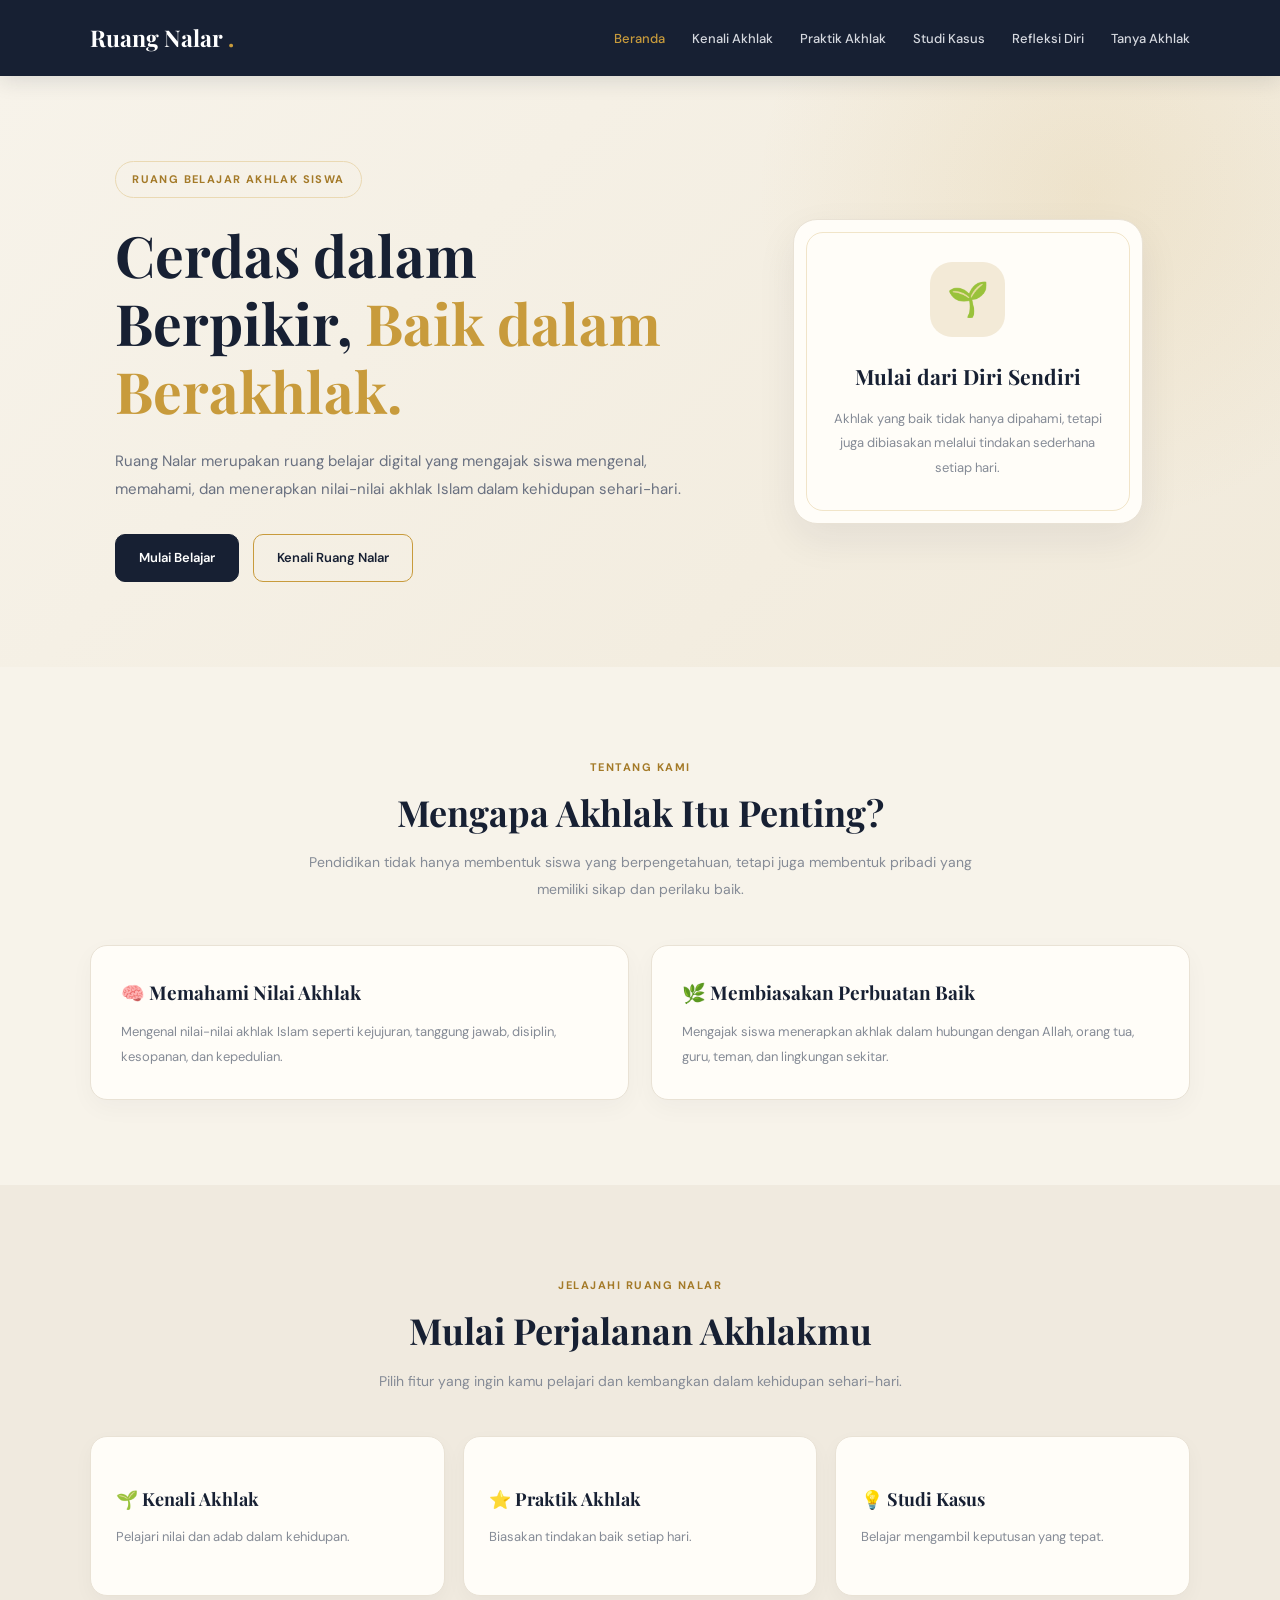
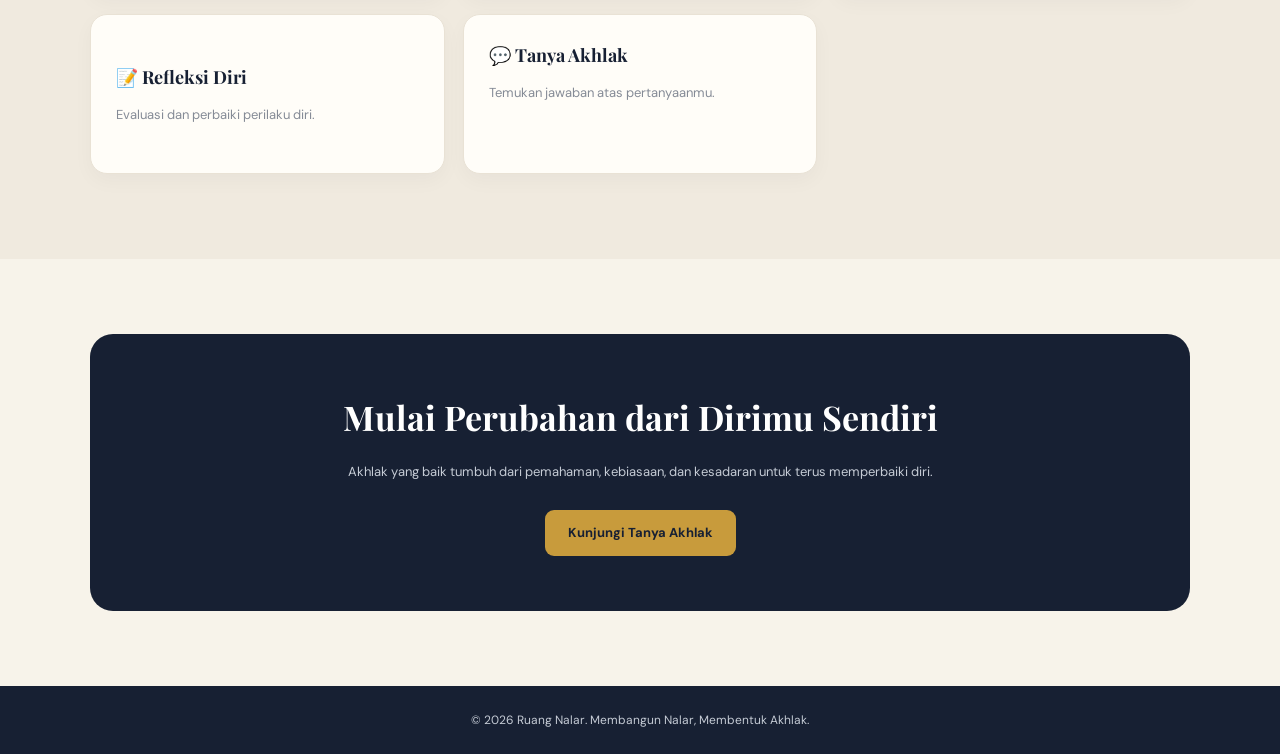
<file: index.html>
<!DOCTYPE html>
<html lang="id">
<head>
    <meta charset="UTF-8">
    <meta name="viewport" content="width=device-width, initial-scale=1.0">
    <meta name="theme-color" content="#f7f3ea">

    <title>Ruang Nalar | Akhlak Siswa</title>

    <link rel="stylesheet" href="style.css">

   

<body>

<!-- ================= NAVBAR ================= -->
<nav class="navbar">
    <div class="nav-container">

        <a href="#beranda" class="logo" id="logoHome">
            Ruang Nalar
        </a>

        <button
            class="menu-toggle"
            id="menuToggle"
            aria-label="Buka menu"
            aria-expanded="false">
            ☰
        </button>

        <ul class="nav-menu" id="navMenu">

            <li>
                <a href="#beranda"
                   class="nav-link active"
                   data-view="beranda">
                    Beranda
                </a>
            </li>

            <li>
                <a href="#kenali-akhlak"
                   class="nav-link"
                   data-view="kenali-akhlak">
                    Kenali Akhlak
                </a>
            </li>

            <li>
                <a href="#praktik-akhlak"
                   class="nav-link"
                   data-view="praktik-akhlak">
                    Praktik Akhlak
                </a>
            </li>

            <li>
                <a href="#studi-kasus"
                   class="nav-link"
                   data-view="studi-kasus">
                    Studi Kasus
                </a>
            </li>

            <li>
                <a href="#refleksi-diri"
                   class="nav-link"
                   data-view="refleksi-diri">
                    Refleksi Diri
                </a>
            </li>

            <li>
                <a href="tanya.html">
                    Tanya Akhlak
                </a>
            </li>

        </ul>
    </div>
</nav>


<main id="appContent">

<!-- ================= BERANDA ================= -->
<div class="page-view active" id="view-beranda">

    <section class="hero-akhlak">
        <div class="hero-content">

            <span class="hero-label">
                RUANG BELAJAR AKHLAK SISWA
            </span>

            <h1>
                Cerdas dalam Berpikir,
                <span>Baik dalam Berakhlak.</span>
            </h1>

            <p>
                Ruang Nalar merupakan ruang belajar digital yang
                mengajak siswa mengenal, memahami, dan menerapkan
                nilai-nilai akhlak Islam dalam kehidupan sehari-hari.
            </p>

            <div class="hero-buttons">
                <button
                    class="btn-primary dashboard-button"
                    data-go="kenali-akhlak">
                    Mulai Belajar
                </button>

                <button
                    class="btn-secondary dashboard-button"
                    data-go="tentang">
                    Kenali Ruang Nalar
                </button>
            </div>

        </div>

        <div class="hero-visual">
            <div class="hero-card">
                <div class="hero-icon">🌱</div>

                <h3>Mulai dari Diri Sendiri</h3>

                <p>
                    Akhlak yang baik tidak hanya dipahami,
                    tetapi juga dibiasakan melalui tindakan
                    sederhana setiap hari.
                </p>
            </div>
        </div>
    </section>


    <!-- TENTANG -->
    <section class="home-section" id="tentang">

        <div class="section-heading">
            <span>TENTANG KAMI</span>

            <h2>Mengapa Akhlak Itu Penting?</h2>

            <p>
                Pendidikan tidak hanya membentuk siswa yang
                berpengetahuan, tetapi juga membentuk pribadi
                yang memiliki sikap dan perilaku baik.
            </p>
        </div>

        <div class="intro-grid">

            <div class="intro-card">
                <h3>🧠 Memahami Nilai Akhlak</h3>

                <p>
                    Mengenal nilai-nilai akhlak Islam seperti
                    kejujuran, tanggung jawab, disiplin,
                    kesopanan, dan kepedulian.
                </p>
            </div>

            <div class="intro-card">
                <h3>🌿 Membiasakan Perbuatan Baik</h3>

                <p>
                    Mengajak siswa menerapkan akhlak dalam
                    hubungan dengan Allah, orang tua, guru,
                    teman, dan lingkungan sekitar.
                </p>
            </div>

        </div>
    </section>


    <!-- PILIHAN FITUR -->
    <section class="home-section feature-section">

        <div class="section-heading">
            <span>JELAJAHI RUANG NALAR</span>

            <h2>Mulai Perjalanan Akhlakmu</h2>

            <p>
                Pilih fitur yang ingin kamu pelajari dan
                kembangkan dalam kehidupan sehari-hari.
            </p>
        </div>

        <div class="feature-grid">

            <button class="feature-card dashboard-button"
                    data-go="kenali-akhlak">
                <h3>🌱 Kenali Akhlak</h3>
                <p>Pelajari nilai dan adab dalam kehidupan.</p>
            </button>

            <button class="feature-card dashboard-button"
                    data-go="praktik-akhlak">
                <h3>⭐ Praktik Akhlak</h3>
                <p>Biasakan tindakan baik setiap hari.</p>
            </button>

            <button class="feature-card dashboard-button"
                    data-go="studi-kasus">
                <h3>💡 Studi Kasus</h3>
                <p>Belajar mengambil keputusan yang tepat.</p>
            </button>

            <button class="feature-card dashboard-button"
                    data-go="refleksi-diri">
                <h3>📝 Refleksi Diri</h3>
                <p>Evaluasi dan perbaiki perilaku diri.</p>
            </button>

            <a href="tanya.html" class="feature-card">
                <h3>💬 Tanya Akhlak</h3>
                <p>Temukan jawaban atas pertanyaanmu.</p>
            </a>

        </div>
    </section>


    <!-- CTA -->
    <section class="cta-section">

        <h2>Mulai Perubahan dari Dirimu Sendiri</h2>

        <p>
            Akhlak yang baik tumbuh dari pemahaman,
            kebiasaan, dan kesadaran untuk terus memperbaiki diri.
        </p>

        <a href="tanya.html">
            Kunjungi Tanya Akhlak
        </a>

    </section>

</div>


<!-- ================= KENALI AKHLAK ================= -->
<section class="home-section feature-section page-view"
         id="view-kenali-akhlak">

    <a class="back-home" data-go="beranda">
        ← Kembali ke Beranda
    </a>

    <div class="section-heading">
        <span>01 — KENALI AKHLAK</span>

        <h2>Memahami Akhlak dalam Kehidupan</h2>

        <p>
            Pelajari nilai-nilai akhlak dan adab yang dapat
            diterapkan dalam kehidupan seorang pelajar.
        </p>
    </div>

    <div class="learning-grid">

        <details class="learning-card">
            <summary>
                <span>🌱</span>
                <strong>Pengertian Akhlak</strong>
                <span class="detail-arrow">＋</span>
            </summary>

            <p>
                Akhlak adalah sifat atau karakter yang tercermin
                dalam perilaku seseorang. Akhlak yang baik terlihat
                melalui perkataan dan perbuatan yang terpuji.
            </p>
        </details>

        <details class="learning-card">
            <summary>
                <span>⭐</span>
                <strong>Akhlak Terpuji</strong>
                <span class="detail-arrow">＋</span>
            </summary>

            <p>
                Akhlak terpuji antara lain jujur, amanah, sabar,
                rendah hati, disiplin, bertanggung jawab, dan
                peduli terhadap sesama.
            </p>
        </details>

        <details class="learning-card">
            <summary>
                <span>⚠️</span>
                <strong>Akhlak Tercela</strong>
                <span class="detail-arrow">＋</span>
            </summary>

            <p>
                Contoh perilaku tercela adalah berbohong, sombong,
                iri hati, mengejek, tidak menepati janji, dan
                merendahkan orang lain.
            </p>
        </details>

        <details class="learning-card">
            <summary>
                <span>👨‍🏫</span>
                <strong>Adab kepada Guru</strong>
                <span class="detail-arrow">＋</span>
            </summary>

            <p>
                Menghormati guru, mendengarkan penjelasan,
                berbicara dengan sopan, dan menghargai ilmu
                yang diberikan.
            </p>
        </details>

        <details class="learning-card">
            <summary>
                <span>🤝</span>
                <strong>Adab kepada Teman</strong>
                <span class="detail-arrow">＋</span>
            </summary>

            <p>
                Menghargai perbedaan, membantu teman, tidak
                merundung, menjaga perkataan, dan saling menghormati.
            </p>
        </details>

        <details class="learning-card">
            <summary>
                <span>📱</span>
                <strong>Adab Bermedia Sosial</strong>
                <span class="detail-arrow">＋</span>
            </summary>

            <p>
                Memeriksa informasi sebelum membagikannya,
                menjaga privasi, tidak menghina, dan menggunakan
                media sosial secara bertanggung jawab.
            </p>
        </details>

    </div>
</section>


<!-- ================= PRAKTIK AKHLAK ================= -->
<section class="home-section page-view"
         id="view-praktik-akhlak">

    <a class="back-home" data-go="beranda">
        ← Kembali ke Beranda
    </a>

    <div class="section-heading">
        <span>02 — PRAKTIK AKHLAK</span>

        <h2>Mulai dari Kebiasaan Kecil</h2>

        <p>
            Pilih kegiatan baik yang sudah kamu lakukan.
            Biasakan menerapkannya dalam kehidupan sehari-hari.
        </p>
    </div>

    <div class="practice-panel">

        <div class="practice-top">
            <div>
                <h3>Tantangan Kebaikan Hari Ini</h3>

                <p>
                    Setiap tindakan baik adalah langkah
                    menuju perubahan.
                </p>
            </div>

            <div class="practice-count" id="practiceCount">
                0/6
            </div>
        </div>

        <div class="practice-progress">
            <div id="practiceProgress"></div>
        </div>

        <div class="practice-list">

            <label class="practice-item">
                <input type="checkbox" class="practice-check" value="1">
                <span>Berbicara jujur dalam setiap keadaan.</span>
            </label>

            <label class="practice-item">
                <input type="checkbox" class="practice-check" value="2">
                <span>Menghormati guru dan orang tua.</span>
            </label>

            <label class="practice-item">
                <input type="checkbox" class="practice-check" value="3">
                <span>Membantu teman yang membutuhkan.</span>
            </label>

            <label class="practice-item">
                <input type="checkbox" class="practice-check" value="4">
                <span>Menjaga kebersihan lingkungan sekolah.</span>
            </label>

            <label class="practice-item">
                <input type="checkbox" class="practice-check" value="5">
                <span>Menghindari perkataan yang menyakiti orang lain.</span>
            </label>

            <label class="practice-item">
                <input type="checkbox" class="practice-check" value="6">
                <span>Menggunakan media sosial dengan bijak.</span>
            </label>

        </div>

        <p class="practice-note" id="practiceMessage">
            Yuk, mulai biasakan satu kebaikan hari ini!
        </p>

    </div>
</section>


<!-- ================= STUDI KASUS ================= -->
<section class="home-section feature-section page-view"
         id="view-studi-kasus">

    <a class="back-home" data-go="beranda">
        ← Kembali ke Beranda
    </a>

    <div class="section-heading">
        <span>03 — STUDI KASUS</span>

        <h2>Belajar Mengambil Keputusan</h2>

        <p>
            Bacalah situasi berikut dan pilih tindakan yang
            paling mencerminkan akhlak baik.
        </p>
    </div>

    <div class="case-panel">

        <span class="case-label">
            KASUS 01 · KEJUJURAN
        </span>

        <h3>Menemukan Barang Milik Teman</h3>

        <p>
            Ketika berada di kelas, kamu menemukan sebuah dompet
            yang bukan milikmu. Tidak ada orang lain di sekitar.
            Apa yang sebaiknya kamu lakukan?
        </p>

        <div class="case-options">

            <label>
                <input type="radio" name="caseAnswer" value="a">
                <span>
                    Menyimpan dompet tersebut karena tidak ada
                    yang melihat.
                </span>
            </label>

            <label>
                <input type="radio" name="caseAnswer" value="b">
                <span>
                    Menyerahkannya kepada guru agar dikembalikan
                    kepada pemiliknya.
                </span>
            </label>

            <label>
                <input type="radio" name="caseAnswer" value="c">
                <span>
                    Membiarkannya begitu saja.
                </span>
            </label>

        </div>

        <button type="button"
                class="case-button"
                id="checkCase">
            Periksa Jawaban
        </button>

        <div class="case-feedback"
             id="caseFeedback"
             aria-live="polite">
        </div>

    </div>
</section>


<!-- ================= REFLEKSI DIRI ================= -->
<section class="home-section page-view"
         id="view-refleksi-diri">

    <a class="back-home" data-go="beranda">
        ← Kembali ke Beranda
    </a>

    <div class="section-heading">
        <span>04 — REFLEKSI DIRI</span>

        <h2>Kenali dan Perbaiki Diri</h2>

        <p>
            Luangkan waktu untuk mengevaluasi perilaku dan
            menuliskan hal baik yang ingin kamu perbaiki.
        </p>
    </div>

    <div class="reflection-panel">

        <form id="reflectionForm">

            <label for="reflectionAnswer">
                Apa kebaikan yang sudah kamu lakukan hari ini?
            </label>

            <textarea
                id="reflectionAnswer"
                placeholder="Tuliskan refleksi dirimu di sini..."
                required>
            </textarea>

            <label for="reflectionPlan">
                Apa yang ingin kamu perbaiki ke depannya?
            </label>

            <textarea
                id="reflectionPlan"
                placeholder="Tuliskan rencana perbaikanmu..."
                required>
            </textarea>

            <button type="submit" class="reflection-button">
                Simpan Refleksi
            </button>

        </form>

        <div class="reflection-history">
            <h3>Catatan Refleksiku</h3>

            <div id="reflectionHistory">
                <p class="empty-reflection">
                    Belum ada catatan refleksi.
                </p>
            </div>
        </div>

    </div>
</section>

</main>


<footer class="footer">
    <p>
        © 2026 Ruang Nalar.
        Membangun Nalar, Membentuk Akhlak.
    </p>
</footer>

<script src="script.js" defer></script>
</body>
</html>
</file>
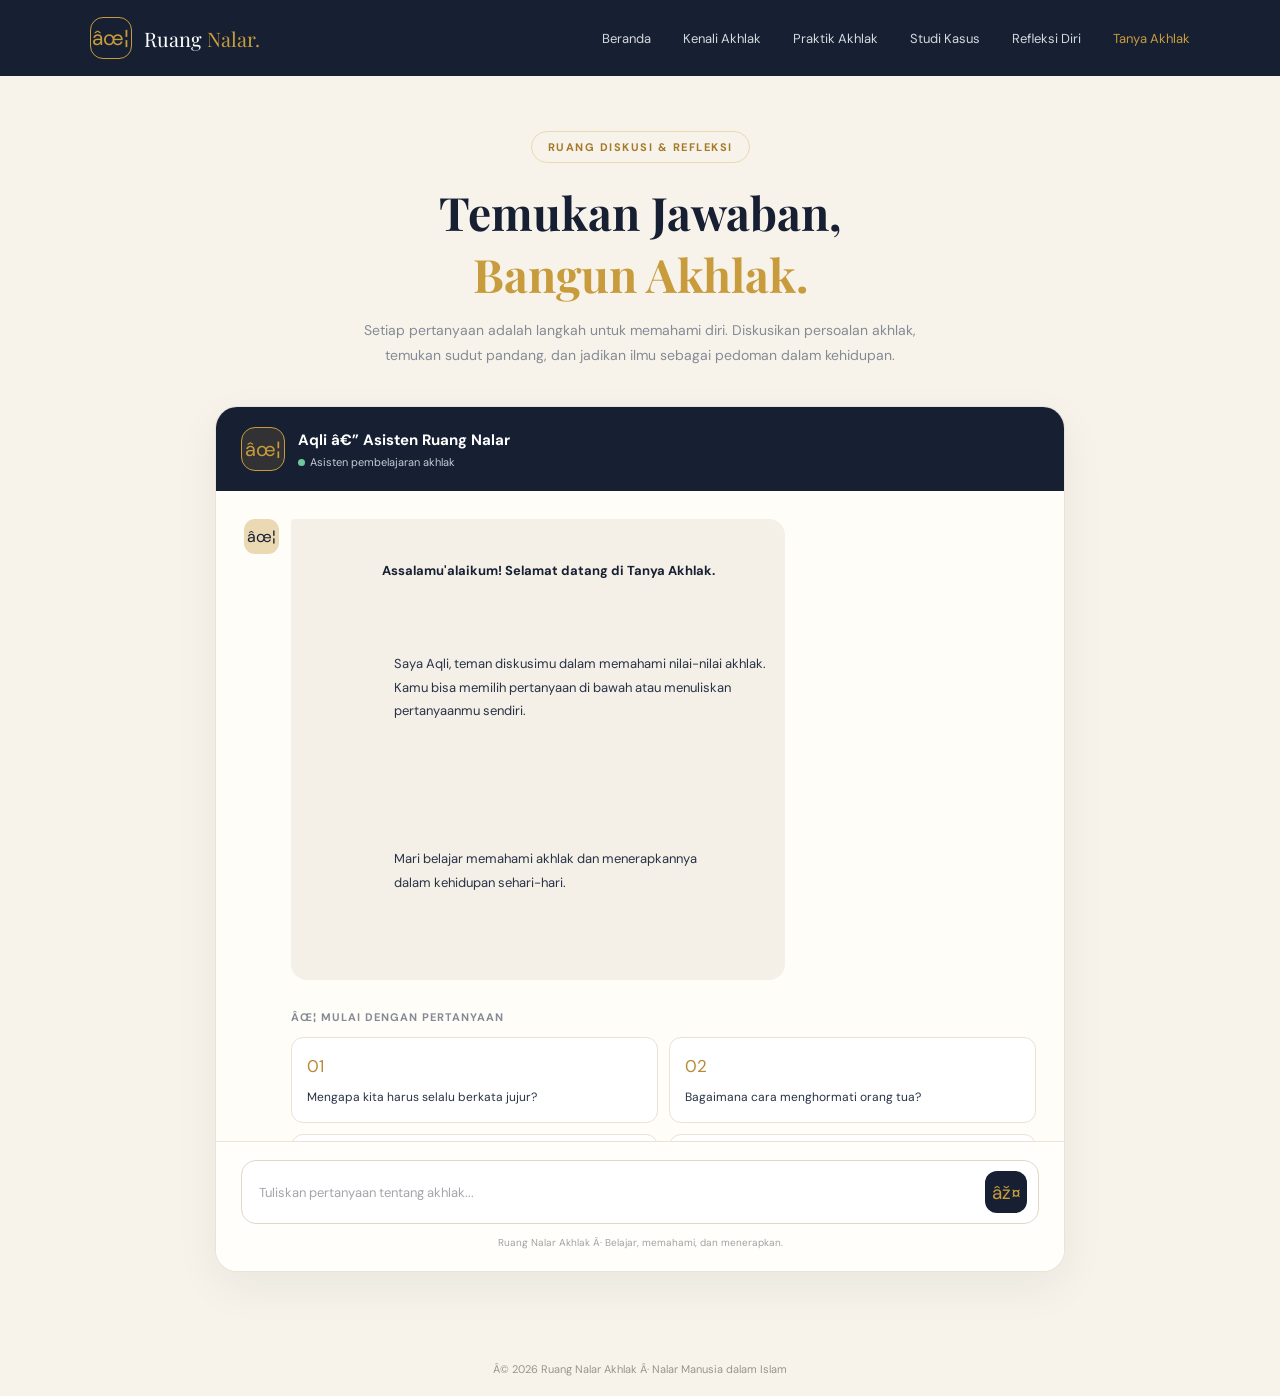
<file: tanya.html>
﻿
<!DOCTYPE html>
<html lang="id">
<head>
    <meta charset="UTF-8">
    <meta name="viewport" content="width=device-width, initial-scale=1.0">
    <meta name="theme-color" content="#172033">

    <title>Tanya Akhlak | Ruang Nalar</title>

    <link rel="preconnect" href="https://fonts.googleapis.com">
    <link rel="preconnect" href="https://fonts.gstatic.com" crossorigin>
    <link href="https://fonts.googleapis.com/css2?family=DM+Sans:wght@400;500;600;700&family=Playfair+Display:wght@600;700&display=swap" rel="stylesheet">

    <style>
        :root {
            --cream: #f7f3ea;
            --white: #fffdf8;
            --navy: #172033;
            --navy-light: #26334a;
            --gold: #c89b3c;
            --gold-light: #ead9b3;
            --text: #283246;
            --muted: #858b96;
            --border: #e9e2d5;
        }

        * {
            margin: 0;
            padding: 0;
            box-sizing: border-box;
        }

        body {
            font-family: 'DM Sans', sans-serif;
            background: var(--cream);
            color: var(--text);
            min-height: 100vh;
        }

        button, textarea {
            font: inherit;
        }

        button:disabled {
            opacity: .6;
            cursor: not-allowed;
        }

        /* NAVBAR */

        .navbar {
            height: 76px;
            padding: 0 7%;
            background: var(--navy);
            display: flex;
            align-items: center;
            justify-content: space-between;
            position: sticky;
            top: 0;
            z-index: 100;
        }

        .brand {
            display: flex;
            align-items: center;
            gap: 12px;
            color: white;
            text-decoration: none;
        }

        .brand-icon {
            width: 42px;
            height: 42px;
            border: 1px solid var(--gold);
            border-radius: 13px;
            display: grid;
            place-items: center;
            color: var(--gold);
            font-size: 21px;
        }

        .brand-name {
            font-family: 'Playfair Display', serif;
            font-size: 20px;
        }

        .brand-name span {
            color: var(--gold);
        }

        .nav-links {
            display: flex;
            gap: 32px;
            align-items: center;
        }

        .nav-links a {
            text-decoration: none;
            color: #d5d8df;
            font-size: 13px;
            transition: .3s;
        }

        .nav-links a:hover,
        .nav-links a.active {
            color: var(--gold);
        }

        .menu-toggle {
            display: none;
            background: none;
            border: none;
            color: white;
            font-size: 27px;
            cursor: pointer;
        }

        /* MAIN */

        .container {
            width: min(1100px, 90%);
            margin: auto;
            padding: 55px 0 70px;
        }

        .intro {
            text-align: center;
            margin-bottom: 38px;
        }

        .eyebrow {
            display: inline-block;
            padding: 8px 16px;
            border: 1px solid var(--gold-light);
            border-radius: 30px;
            color: #a47a28;
            font-size: 11px;
            font-weight: 700;
            letter-spacing: 1.5px;
            margin-bottom: 18px;
        }

        .intro h1 {
            font-family: 'Playfair Display', serif;
            font-size: clamp(32px, 5vw, 46px);
            color: var(--navy);
            margin-bottom: 13px;
        }

        .intro h1 span {
            color: var(--gold);
        }

        .intro p {
            color: var(--muted);
            max-width: 570px;
            margin: auto;
            line-height: 1.8;
            font-size: 14px;
        }

        /* CHAT PANEL */

        .chat-panel {
            max-width: 850px;
            margin: auto;
            background: var(--white);
            border: 1px solid var(--border);
            border-radius: 22px;
            overflow: hidden;
            box-shadow: 0 15px 45px rgba(23, 32, 51, .06);
        }

        .chat-header {
            background: var(--navy);
            padding: 20px 25px;
            display: flex;
            justify-content: space-between;
            align-items: center;
        }

        .ai-profile {
            display: flex;
            align-items: center;
            gap: 13px;
        }

        .ai-avatar {
            width: 44px;
            height: 44px;
            background: rgba(200, 155, 60, .15);
            border: 1px solid var(--gold);
            border-radius: 14px;
            display: grid;
            place-items: center;
            color: var(--gold);
            font-size: 20px;
        }

        .ai-info h3 {
            color: white;
            font-size: 15px;
            margin-bottom: 5px;
        }

        .ai-info p {
            color: #c5cbd5;
            font-size: 11px;
        }

        .online {
            width: 7px;
            height: 7px;
            background: #70c79b;
            border-radius: 50%;
            display: inline-block;
            margin-right: 5px;
        }

        .chat-content {
            padding: 28px;
            min-height: 390px;
            max-height: 650px;
            overflow-y: auto;
            scroll-behavior: smooth;
        }

        .welcome-message {
            display: flex;
            gap: 12px;
            margin-bottom: 30px;
        }

        .message-avatar {
            width: 35px;
            height: 35px;
            flex-shrink: 0;
            background: var(--gold-light);
            color: var(--navy);
            border-radius: 11px;
            display: grid;
            place-items: center;
        }

        .message-bubble {
            background: #f4f0e7;
            padding: 16px 19px;
            border-radius: 4px 16px 16px 16px;
            max-width: 580px;
            font-size: 13px;
            line-height: 1.8;
            overflow-wrap: anywhere;
            white-space: pre-wrap;
        }

        .message-bubble strong {
            color: var(--navy);
        }

        .message-bubble p + p {
            margin-top: 8px;
        }

        .message {
            display: flex;
            gap: 12px;
            margin: 20px 0;
            align-items: flex-start;
        }

        .message.user {
            justify-content: flex-end;
        }

        .message.user .message-bubble {
            background: var(--navy);
            color: white;
            border-radius: 16px 4px 16px 16px;
        }

        .message.user .message-avatar {
            display: none;
        }

        .message.assistant .message-bubble {
            max-width: 90%;
        }

        .message-bubble.loading {
            color: var(--muted);
            font-style: italic;
        }

        /* EXAMPLE QUESTIONS */

        .examples {
            margin-left: 47px;
        }

        .examples-title {
            color: var(--muted);
            font-size: 11px;
            font-weight: 700;
            letter-spacing: 1px;
            text-transform: uppercase;
            margin-bottom: 13px;
        }

        .question-list {
            display: grid;
            grid-template-columns: repeat(2, 1fr);
            gap: 11px;
        }

        .question-card {
            text-align: left;
            padding: 15px;
            background: white;
            border: 1px solid var(--border);
            border-radius: 12px;
            color: var(--text);
            font-size: 12px;
            line-height: 1.6;
            cursor: pointer;
            transition: .25s;
        }

        .question-card:hover {
            border-color: var(--gold);
            background: #fbf7ee;
            transform: translateY(-2px);
        }

        .question-card span {
            display: block;
            color: #b68a36;
            font-size: 17px;
            margin-bottom: 7px;
        }

        /* INPUT */

        .chat-input-area {
            padding: 18px 25px 22px;
            border-top: 1px solid var(--border);
            background: #fffefa;
        }

        .input-box {
            display: flex;
            align-items: flex-end;
            gap: 12px;
            padding: 10px 11px 10px 17px;
            border: 1px solid #ddd6c9;
            border-radius: 15px;
            background: white;
            transition: .2s;
        }

        .input-box:focus-within {
            border-color: var(--gold);
            box-shadow: 0 0 0 3px rgba(200, 155, 60, .09);
        }

        .input-box textarea {
            flex: 1;
            resize: none;
            border: none;
            outline: none;
            background: transparent;
            color: var(--text);
            min-height: 38px;
            max-height: 110px;
            padding: 9px 0;
            font-size: 13px;
        }

        .input-box textarea::placeholder {
            color: #a3a5aa;
        }

        .send-btn {
            width: 42px;
            height: 42px;
            flex-shrink: 0;
            border: none;
            border-radius: 12px;
            background: var(--navy);
            color: var(--gold);
            font-size: 19px;
            cursor: pointer;
            transition: .2s;
        }

        .send-btn:hover {
            background: var(--gold);
            color: var(--navy);
        }

        .input-note {
            text-align: center;
            color: #a1a1a1;
            font-size: 10px;
            margin-top: 12px;
        }

        /* FOOTER */

        footer {
            text-align: center;
            padding: 20px;
            color: #99958b;
            font-size: 11px;
        }

        /* MOBILE */

        @media (max-width: 700px) {
            .navbar {
                height: 68px;
                padding: 0 5%;
            }

            .menu-toggle {
                display: block;
            }

            .nav-links {
                display: none;
                position: absolute;
                top: 68px;
                left: 0;
                width: 100%;
                background: var(--navy);
                flex-direction: column;
                align-items: flex-start;
                padding: 22px 6%;
                gap: 23px;
                border-top: 1px solid #354056;
            }

            .nav-links.show {
                display: flex;
            }

            .container {
                width: 92%;
                padding-top: 38px;
            }

            .intro {
                margin-bottom: 28px;
            }

            .intro p {
                font-size: 12px;
            }

            .chat-panel {
                border-radius: 17px;
            }

            .chat-header {
                padding: 17px;
            }

            .chat-content {
                padding: 19px 14px;
                min-height: 420px;
            }

            .message-bubble {
                font-size: 12px;
                padding: 13px;
            }

            .examples {
                margin-left: 0;
            }

            .question-list {
                grid-template-columns: 1fr;
            }

            .question-card {
                padding: 13px;
            }

            .chat-input-area {
                padding: 14px;
            }

            footer {
                padding: 20px 10px;
            }
        }
    </style>
</head>

<body>

    <!-- NAVBAR -->
    <nav class="navbar">
        <a href="index.html" class="brand">
            <div class="brand-icon">âœ¦</div>
            <div class="brand-name">Ruang <span>Nalar.</span></div>
        </a>

        <button class="menu-toggle" id="menuToggle" aria-label="Buka menu" aria-expanded="false">
            â˜°
        </button>

        <div class="nav-links" id="navMenu">
            <a href="index.html">Beranda</a>
            <a href="index.html#kenali">Kenali Akhlak</a>
            <a href="index.html#praktik">Praktik Akhlak</a>
            <a href="index.html#studi-kasus">Studi Kasus</a>
            <a href="index.html#refleksi">Refleksi Diri</a>
            <a href="tanya.html" class="active">Tanya Akhlak</a>
        </div>
    </nav>

    <main class="container">

        <!-- INTRO -->
        <section class="intro">
            <div class="eyebrow">RUANG DISKUSI & REFLEKSI</div>

            <h1>
                Temukan Jawaban,<br>
                <span>Bangun Akhlak.</span>
            </h1>

            <p>
                Setiap pertanyaan adalah langkah untuk memahami diri.
                Diskusikan persoalan akhlak, temukan sudut pandang,
                dan jadikan ilmu sebagai pedoman dalam kehidupan.
            </p>
        </section>

        <!-- CHAT -->
        <section class="chat-panel">

            <div class="chat-header">
                <div class="ai-profile">
                    <div class="ai-avatar">âœ¦</div>

                    <div class="ai-info">
                        <h3>Aqli â€” Asisten Ruang Nalar</h3>
                        <p><span class="online"></span>Asisten pembelajaran akhlak</p>
                    </div>
                </div>
            </div>

            <div class="chat-content" id="chatContent" aria-live="polite">

                <div class="welcome-message">
                    <div class="message-avatar">âœ¦</div>

                    <div class="message-bubble">
                        <strong>Assalamu'alaikum! Selamat datang di Tanya Akhlak.</strong>

                        <p>
                            Saya Aqli, teman diskusimu dalam memahami nilai-nilai akhlak.
                            Kamu bisa memilih pertanyaan di bawah atau menuliskan
                            pertanyaanmu sendiri.
                        </p>

                        <p>
                            Mari belajar memahami akhlak dan menerapkannya
                            dalam kehidupan sehari-hari.
                        </p>
                    </div>
                </div>

                <div class="examples" id="examples">
                    <div class="examples-title">
                        âœ¦ Mulai dengan pertanyaan
                    </div>

                    <div class="question-list">

                        <button type="button" class="question-card" data-question="Mengapa kita harus selalu berkata jujur?">
                            <span>01</span>
                            Mengapa kita harus selalu berkata jujur?
                        </button>

                        <button type="button" class="question-card" data-question="Bagaimana cara menghormati orang tua dalam kehidupan sehari-hari?">
                            <span>02</span>
                            Bagaimana cara menghormati orang tua?
                        </button>

                        <button type="button" class="question-card" data-question="Apa yang harus dilakukan ketika melihat teman melakukan kesalahan?">
                            <span>03</span>
                            Apa yang harus dilakukan ketika melihat teman melakukan kesalahan?
                        </button>

                        <button type="button" class="question-card" data-question="Bagaimana cara menjaga akhlak di media sosial?">
                            <span>04</span>
                            Bagaimana cara menjaga akhlak di media sosial?
                        </button>

                        <button type="button" class="question-card" data-question="Mengapa meminta maaf dan memaafkan itu penting?">
                            <span>05</span>
                            Mengapa meminta maaf dan memaafkan itu penting?
                        </button>

                        <button type="button" class="question-card" data-question="Bagaimana cara mengendalikan emosi ketika sedang marah?">
                            <span>06</span>
                            Bagaimana cara mengendalikan emosi?
                        </button>

                    </div>
                </div>

            </div>

            <!-- INPUT -->
            <div class="chat-input-area">
                <div class="input-box">
                    <textarea
                        id="questionInput"
                        placeholder="Tuliskan pertanyaan tentang akhlak..."
                        rows="1"
                        maxlength="2000"
                        aria-label="Tulis pertanyaan tentang akhlak"
                    ></textarea>

                    <button type="button" class="send-btn" id="sendBtn" aria-label="Kirim pertanyaan">
                        âž¤
                    </button>
                </div>

                <p class="input-note">
                    Ruang Nalar Akhlak Â· Belajar, memahami, dan menerapkan.
                </p>
            </div>

        </section>

    </main>

    <footer>
        Â© 2026 Ruang Nalar Akhlak Â· Nalar Manusia dalam Islam
    </footer>

    <script>
    document.addEventListener("DOMContentLoaded", function () {

       let isLoading = false;

// =====================================
// 2. KONFIGURASI API
// =====================================
const AI_API_URL = "https://ruangnalar-fg5h.vercel.app/api/ask";

// =====================================
// 3. VALIDASI ELEMEN
// =====================================
if (!questionInput || !sendBtn || !chatContent) {
    console.error("Elemen Tanya Akhlak tidak ditemukan.");
    return;
}

        // =====================================
        // 3. MENU NAVIGASI
        // =====================================

        if (menuToggle && navMenu) {
            menuToggle.addEventListener("click", function () {
                const isOpen = navMenu.classList.toggle("show");

                menuToggle.setAttribute("aria-expanded", String(isOpen));
                menuToggle.textContent = isOpen ? "âœ•" : "â˜°";
            });

            document.querySelectorAll(".nav-links a").forEach(function (link) {
                link.addEventListener("click", function () {
                    navMenu.classList.remove("show");
                    menuToggle.setAttribute("aria-expanded", "false");
                    menuToggle.textContent = "â˜°";
                });
            });
        }

        // =====================================
        // 4. MENAMPILKAN PESAN
        // =====================================

        function addMessage(role, content) {
            const message = document.createElement("div");

            message.className = role === "user"
                ? "message user"
                : "message assistant";

            if (role !== "user") {
                const avatar = document.createElement("div");
                avatar.className = "message-avatar";
                avatar.textContent = "âœ¦";
                message.appendChild(avatar);
            }

            const bubble = document.createElement("div");
            bubble.className = "message-bubble";
            bubble.textContent = content;

            message.appendChild(bubble);
            chatContent.appendChild(message);

            chatContent.scrollTop = chatContent.scrollHeight;

            return {
                element: message,
                bubble: bubble
            };
        }

        // =====================================
        // 5. MENGIRIM PERTANYAAN KE AQLI
        // =====================================

        async function sendQuestion(questionText = null) {

            const question = (
                questionText !== null
                    ? questionText
                    : questionInput.value
            ).trim();

            if (!question || isLoading) return;

            if (question.length < 2) {
                addMessage("assistant", "Silakan tuliskan pertanyaan yang lebih jelas.");
                return;
            }

            if (question.length > 2000) {
                addMessage("assistant", "Pertanyaan terlalu panjang. Maksimal 2.000 karakter.");
                return;
            }

            isLoading = true;
            sendBtn.disabled = true;
            sendBtn.textContent = "â€¦";

            document.querySelectorAll(".question-card").forEach(function (card) {
                card.disabled = true;
            });

            addMessage("user", question);

            questionInput.value = "";
            questionInput.style.height = "38px";

            if (examples) {
                examples.style.display = "none";
            }

            const loading = addMessage(
                "assistant",
                "Aqli sedang memahami pertanyaan dan menyusun jawaban..."
            );

            loading.bubble.classList.add("loading");

            try {

                const response = await fetch(AI_API_URL, {
                    method: "POST",
                    headers: {
                        "Content-Type": "application/json"
                    },
                    body: JSON.stringify({
                        question: question
                    })
                });

                let data;

                try {
                    data = await response.json();
                } catch {
                    throw new Error("Server memberikan respons yang tidak dapat dibaca.");
                }

                if (!response.ok) {
                    throw new Error(
                        data.detail || "Server AQLI sedang mengalami gangguan."
                    );
                }

                if (!data.answer || typeof data.answer !== "string") {
                    throw new Error("AQLI belum memberikan jawaban.");
                }

                loading.element.remove();

                addMessage("assistant", data.answer);

            } catch (error) {

                console.error("AQLI ERROR:", error);

                loading.element.remove();

                let errorMessage = error.message;

                if (error instanceof TypeError) {
                    errorMessage =
                        "Tidak dapat menghubungi server AQLI. Periksa koneksi atau konfigurasi backend.";
                }

                addMessage(
                    "assistant",
                    "Maaf, Aqli belum dapat menjawab saat ini.\n\n" +
                    errorMessage +
                    "\n\nSilakan coba kembali beberapa saat lagi."
                );

            } finally {

                isLoading = false;
                sendBtn.disabled = false;
                sendBtn.textContent = "âž¤";

                document.querySelectorAll(".question-card").forEach(function (card) {
                    card.disabled = false;
                });

                questionInput.focus();
            }
        }

        // =====================================
        // 6. TOMBOL KIRIM
        // =====================================

        sendBtn.addEventListener("click", function () {
            sendQuestion();
        });

        // =====================================
        // 7. ENTER UNTUK MENGIRIM
        // =====================================

        questionInput.addEventListener("keydown", function (event) {

            if (event.key === "Enter" && !event.shiftKey) {
                event.preventDefault();
                sendQuestion();
            }

        });

        // =====================================
        // 8. PERTANYAAN CONTOH
        // =====================================

        document.querySelectorAll(".question-card").forEach(function (card) {

            card.addEventListener("click", function () {

                const question = card.getAttribute("data-question");

                if (!question || isLoading) return;

                sendQuestion(question);

            });

        });

        // =====================================
        // 9. AUTO RESIZE TEXTAREA
        // =====================================

        questionInput.addEventListener("input", function () {

            questionInput.style.height = "auto";

            questionInput.style.height =
                Math.min(questionInput.scrollHeight, 110) + "px";

        });

        console.log("Tanya Akhlak berhasil dimuat.");

    });
    </script>

</body>
</html>
</file>
<file: style.css>
/* =========================================
   RUANG NALAR — MAIN STYLESHEET
   Tema: Cream • Navy • Gold
========================================= */

@import url('https://fonts.googleapis.com/css2?family=DM+Sans:wght@400;500;600;700&family=Playfair+Display:wght@600;700&display=swap');

:root {
    --cream: #f7f3ea;
    --white: #fffdf8;
    --navy: #172033;
    --navy-light: #26334a;
    --gold: #c89b3c;
    --gold-light: #ead9b3;
    --text: #283246;
    --muted: #858b96;
    --border: #e9e2d5;
    --shadow: 0 15px 40px rgba(23, 32, 51, .07);
}

* {
    margin: 0;
    padding: 0;
    box-sizing: border-box;
}

html {
    scroll-behavior: smooth;
}

body {
    font-family: 'DM Sans', sans-serif;
    background: var(--cream);
    color: var(--text);
    min-height: 100vh;
    line-height: 1.7;
}

button,
input,
textarea {
    font: inherit;
}

button {
    cursor: pointer;
}

a {
    color: inherit;
    text-decoration: none;
}

button:focus-visible,
a:focus-visible,
input:focus-visible,
textarea:focus-visible {
    outline: 3px solid rgba(200, 155, 60, .45);
    outline-offset: 3px;
}

/* =========================================
   NAVBAR
========================================= */

.navbar {
    width: 100%;
    min-height: 76px;
    padding: 0 7%;
    background: var(--navy);
    display: flex;
    align-items: center;
    position: sticky;
    top: 0;
    z-index: 1000;
    box-shadow: 0 5px 20px rgba(23, 32, 51, .12);
}

.nav-container {
    width: 100%;
    max-width: 1400px;
    margin: auto;
    display: flex;
    justify-content: space-between;
    align-items: center;
    gap: 25px;
}

.logo {
    color: white;
    font-family: 'Playfair Display', serif;
    font-size: 23px;
    font-weight: 700;
    white-space: nowrap;
}

.logo::after {
    content: ".";
    color: var(--gold);
}

.nav-menu {
    display: flex;
    align-items: center;
    gap: 27px;
    list-style: none;
}

.nav-menu a {
    color: #d5d8df;
    font-size: 13px;
    font-weight: 500;
    transition: .25s;
    white-space: nowrap;
}

.nav-menu a:hover,
.nav-menu a.active {
    color: var(--gold);
}

.menu-toggle {
    display: none;
    background: transparent;
    border: 0;
    color: var(--gold);
    font-size: 27px;
    padding: 5px;
}

/* =========================================
   GENERAL SECTION
========================================= */

.home-section {
    width: min(1100px, 90%);
    margin: auto;
    padding: 85px 0;
}

.section-heading {
    text-align: center;
    max-width: 680px;
    margin: 0 auto 42px;
}

.section-heading > span {
    display: inline-block;
    color: #a47a28;
    font-size: 11px;
    font-weight: 700;
    letter-spacing: 1.5px;
    margin-bottom: 12px;
}

.section-heading h2 {
    color: var(--navy);
    font-family: 'Playfair Display', serif;
    font-size: clamp(27px, 4vw, 36px);
    line-height: 1.3;
    margin-bottom: 14px;
}

.section-heading p {
    color: var(--muted);
    font-size: 14px;
    line-height: 1.9;
}

/* =========================================
   HERO
========================================= */

.hero-akhlak {
    width: 100%;
    min-height: 570px;
    padding: 85px 9%;
    background:
        radial-gradient(circle at 85% 20%, rgba(200,155,60,.13), transparent 28%),
        linear-gradient(135deg, #f7f3ea 0%, #f1eadb 100%);
    display: grid;
    grid-template-columns: 1.2fr .8fr;
    align-items: center;
    gap: 65px;
}

.hero-content {
    max-width: 650px;
}

.hero-label {
    display: inline-block;
    padding: 8px 16px;
    border: 1px solid var(--gold-light);
    border-radius: 30px;
    color: #a47a28;
    font-size: 11px;
    font-weight: 700;
    letter-spacing: 1.4px;
    margin-bottom: 22px;
}

.hero-content h1 {
    color: var(--navy);
    font-family: 'Playfair Display', serif;
    font-size: clamp(36px, 5vw, 57px);
    line-height: 1.2;
    margin-bottom: 22px;
}

.hero-content h1 span {
    color: var(--gold);
}

.hero-content > p {
    max-width: 570px;
    color: #697080;
    font-size: 15px;
    line-height: 1.9;
}

.hero-buttons {
    display: flex;
    flex-wrap: wrap;
    gap: 14px;
    margin-top: 30px;
}

.btn-primary,
.btn-secondary {
    min-height: 48px;
    padding: 12px 23px;
    border-radius: 10px;
    font-weight: 600;
    font-size: 13px;
    transition: .25s;
}

.btn-primary {
    border: 1px solid var(--navy);
    background: var(--navy);
    color: white;
}

.btn-primary:hover {
    background: var(--gold);
    border-color: var(--gold);
    color: var(--navy);
    transform: translateY(-2px);
}

.btn-secondary {
    background: transparent;
    border: 1px solid var(--gold);
    color: var(--navy);
}

.btn-secondary:hover {
    background: var(--gold-light);
    transform: translateY(-2px);
}

.hero-visual {
    display: flex;
    justify-content: center;
    align-items: center;
}

.hero-card {
    width: min(100%, 350px);
    padding: 42px 35px;
    text-align: center;
    background: var(--white);
    border: 1px solid var(--border);
    border-radius: 24px;
    box-shadow: var(--shadow);
    position: relative;
}

.hero-card::before {
    content: "";
    position: absolute;
    inset: 12px;
    border: 1px solid rgba(200,155,60,.25);
    border-radius: 17px;
    pointer-events: none;
}

.hero-icon {
    width: 75px;
    height: 75px;
    display: grid;
    place-items: center;
    margin: 0 auto 22px;
    background: #f3ead7;
    border-radius: 22px;
    font-size: 34px;
}

.hero-card h3 {
    color: var(--navy);
    font-family: 'Playfair Display', serif;
    font-size: 21px;
    margin-bottom: 12px;
}

.hero-card p {
    color: var(--muted);
    font-size: 13px;
    line-height: 1.9;
}

/* =========================================
   TENTANG
========================================= */

.intro-grid {
    display: grid;
    grid-template-columns: repeat(2, 1fr);
    gap: 22px;
}

.intro-card {
    padding: 30px;
    background: var(--white);
    border: 1px solid var(--border);
    border-radius: 17px;
    box-shadow: 0 8px 25px rgba(23,32,51,.035);
    transition: .25s;
}

.intro-card:hover {
    transform: translateY(-4px);
    border-color: var(--gold-light);
}

.intro-card h3 {
    color: var(--navy);
    font-family: 'Playfair Display', serif;
    font-size: 19px;
    margin-bottom: 12px;
}

.intro-card p {
    color: var(--muted);
    font-size: 13px;
    line-height: 1.9;
}

/* =========================================
   FEATURE CARDS
========================================= */

.feature-section {
    width: 100%;
    max-width: none;
    padding: 85px max(5%, calc((100% - 1100px) / 2));
    background: #f0eadf;
}

.feature-grid {
    display: grid;
    grid-template-columns: repeat(3, 1fr);
    gap: 18px;
}

.feature-card {
    display: block;
    width: 100%;
    min-height: 160px;
    padding: 25px;
    text-align: left;
    background: var(--white);
    border: 1px solid var(--border);
    border-radius: 17px;
    color: var(--text);
    box-shadow: 0 7px 20px rgba(23,32,51,.035);
    transition: .25s;
}

.feature-card:hover {
    transform: translateY(-5px);
    border-color: var(--gold);
    box-shadow: var(--shadow);
}

.feature-card h3 {
    color: var(--navy);
    font-family: 'Playfair Display', serif;
    font-size: 18px;
    margin-bottom: 10px;
}

.feature-card p {
    color: var(--muted);
    font-size: 13px;
    line-height: 1.8;
}

/* =========================================
   CTA
========================================= */

.cta-section {
    width: 86%;
    max-width: 1100px;
    margin: 75px auto;
    padding: 55px 30px;
    text-align: center;
    background: var(--navy);
    border-radius: 23px;
    color: white;
}

.cta-section h2 {
    font-family: 'Playfair Display', serif;
    font-size: clamp(25px, 4vw, 34px);
    margin-bottom: 13px;
}

.cta-section p {
    max-width: 620px;
    margin: 0 auto 25px;
    color: #c5cbd5;
    font-size: 13px;
    line-height: 1.9;
}

.cta-section a {
    display: inline-block;
    padding: 12px 23px;
    border-radius: 9px;
    background: var(--gold);
    color: var(--navy);
    font-size: 13px;
    font-weight: 700;
    transition: .25s;
}

.cta-section a:hover {
    background: white;
    transform: translateY(-2px);
}

/* =========================================
   DASHBOARD PAGE NAVIGATION
========================================= */

.page-view {
    display: none !important;
}

.page-view.active {
    display: block !important;
}

.back-home {
    display: inline-block;
    color: #a47a28;
    font-size: 13px;
    font-weight: 600;
    margin-bottom: 30px;
    cursor: pointer;
    transition: .2s;
}

.back-home:hover {
    color: var(--navy);
    transform: translateX(-3px);
}

/* =========================================
   KENALI AKHLAK
========================================= */

.learning-grid {
    display: grid;
    grid-template-columns: repeat(2, 1fr);
    gap: 17px;
}

.learning-card {
    padding: 22px;
    background: var(--white);
    border: 1px solid var(--border);
    border-radius: 15px;
    transition: .25s;
}

.learning-card:hover {
    border-color: var(--gold);
    box-shadow: 0 8px 25px rgba(23,32,51,.05);
}

.learning-card summary {
    display: flex;
    align-items: center;
    gap: 13px;
    color: var(--navy);
    cursor: pointer;
    list-style: none;
}

.learning-card summary::-webkit-details-marker {
    display: none;
}

.learning-card summary > span:first-child {
    font-size: 23px;
}

.learning-card summary strong {
    flex: 1;
    font-size: 14px;
}

.detail-arrow {
    color: var(--gold);
    font-size: 20px;
}

.learning-card[open] .detail-arrow {
    transform: rotate(45deg);
}

.learning-card > p {
    padding: 17px 0 2px 36px;
    color: var(--muted);
    font-size: 13px;
    line-height: 1.9;
}

/* =========================================
   PRAKTIK AKHLAK
========================================= */

.practice-panel,
.case-panel,
.reflection-panel {
    max-width: 850px;
    margin: auto;
    padding: 30px;
    background: var(--white);
    border: 1px solid var(--border);
    border-radius: 20px;
    box-shadow: var(--shadow);
}

.practice-top {
    display: flex;
    align-items: center;
    justify-content: space-between;
    gap: 20px;
    margin-bottom: 20px;
}

.practice-top h3 {
    color: var(--navy);
    font-family: 'Playfair Display', serif;
    font-size: 21px;
}

.practice-top p {
    color: var(--muted);
    font-size: 13px;
    margin-top: 5px;
}

.practice-count {
    min-width: 58px;
    padding: 10px;
    text-align: center;
    color: var(--navy);
    background: var(--gold-light);
    border-radius: 12px;
    font-weight: 700;
}

.practice-progress {
    height: 9px;
    margin-bottom: 23px;
    overflow: hidden;
    background: #eee9df;
    border-radius: 20px;
}

.practice-progress div {
    width: 0;
    height: 100%;
    background: var(--gold);
    border-radius: inherit;
    transition: width .3s;
}

.practice-list {
    display: grid;
    gap: 12px;
}

.practice-item {
    display: flex;
    align-items: center;
    gap: 13px;
    padding: 15px;
    background: #faf8f3;
    border: 1px solid var(--border);
    border-radius: 11px;
    cursor: pointer;
    transition: .2s;
}

.practice-item:hover {
    border-color: var(--gold);
}

.practice-item input {
    width: 18px;
    height: 18px;
    accent-color: var(--navy);
    flex-shrink: 0;
}

.practice-item span {
    color: var(--text);
    font-size: 13px;
}

.practice-item:has(input:checked) {
    background: #f4efdf;
    border-color: var(--gold-light);
}

.practice-note {
    margin-top: 22px;
    padding: 13px;
    text-align: center;
    color: #8d6a28;
    background: #f8f1df;
    border-radius: 10px;
    font-size: 13px;
}

/* =========================================
   STUDI KASUS
========================================= */

.case-label {
    display: inline-block;
    margin-bottom: 13px;
    color: #a47a28;
    font-size: 11px;
    font-weight: 700;
    letter-spacing: 1.2px;
}

.case-panel h3 {
    color: var(--navy);
    font-family: 'Playfair Display', serif;
    font-size: 24px;
    margin-bottom: 12px;
}

.case-panel > p {
    color: var(--muted);
    font-size: 14px;
    line-height: 1.9;
    margin-bottom: 23px;
}

.case-options {
    display: grid;
    gap: 12px;
}

.case-options label {
    display: flex;
    align-items: flex-start;
    gap: 12px;
    padding: 16px;
    background: #faf8f3;
    border: 1px solid var(--border);
    border-radius: 11px;
    cursor: pointer;
    transition: .2s;
}

.case-options label:hover {
    border-color: var(--gold);
}

.case-options input {
    margin-top: 4px;
    accent-color: var(--navy);
    flex-shrink: 0;
}

.case-options span {
    color: var(--text);
    font-size: 13px;
}

.case-button {
    margin-top: 22px;
    padding: 12px 23px;
    border: none;
    border-radius: 9px;
    background: var(--navy);
    color: white;
    font-size: 13px;
    font-weight: 600;
    transition: .2s;
}

.case-button:hover {
    background: var(--gold);
    color: var(--navy);
}

.case-feedback {
    margin-top: 17px;
    padding: 14px;
    border-radius: 10px;
    font-size: 13px;
    line-height: 1.8;
}

/* =========================================
   REFLEKSI DIRI
========================================= */

.reflection-panel {
    display: grid;
    grid-template-columns: 1fr 1fr;
    gap: 28px;
}

#reflectionForm {
    display: flex;
    flex-direction: column;
    gap: 12px;
}

#reflectionForm label {
    color: var(--navy);
    font-size: 13px;
    font-weight: 600;
}

#reflectionForm textarea {
    width: 100%;
    min-height: 110px;
    resize: vertical;
    padding: 14px;
    border: 1px solid var(--border);
    border-radius: 10px;
    background: #faf8f3;
    color: var(--text);
    font-size: 13px;
    outline: none;
}

#reflectionForm textarea:focus {
    border-color: var(--gold);
}

.reflection-button {
    padding: 13px;
    border: none;
    border-radius: 9px;
    background: var(--navy);
    color: white;
    font-size: 13px;
    font-weight: 600;
    transition: .2s;
}

.reflection-button:hover {
    background: var(--gold);
    color: var(--navy);
}

.reflection-history {
    padding: 20px;
    background: #faf8f3;
    border: 1px solid var(--border);
    border-radius: 13px;
}

.reflection-history h3 {
    color: var(--navy);
    font-family: 'Playfair Display', serif;
    font-size: 19px;
    margin-bottom: 15px;
}

.empty-reflection {
    color: var(--muted);
    font-size: 13px;
}

#reflectionHistory {
    display: grid;
    gap: 12px;
}

#reflectionHistory > * {
    padding: 13px;
    background: var(--white);
    border: 1px solid var(--border);
    border-radius: 9px;
    overflow-wrap: anywhere;
}

/* =========================================
   FOOTER
========================================= */

.footer {
    padding: 24px 15px;
    text-align: center;
    background: var(--navy);
    color: #c5cbd5;
    font-size: 12px;
}

/* =========================================
   RESPONSIVE TABLET
========================================= */

@media (max-width: 950px) {
    .navbar {
        padding: 0 5%;
    }

    .nav-menu {
        gap: 16px;
    }

    .nav-menu a {
        font-size: 12px;
    }

    .hero-akhlak {
        padding: 70px 6%;
        gap: 35px;
    }

    .feature-grid {
        grid-template-columns: repeat(2, 1fr);
    }
}

/* =========================================
   RESPONSIVE MOBILE
========================================= */

@media (max-width: 700px) {
    .navbar {
        min-height: 68px;
        padding: 0 5%;
    }

    .nav-container {
        min-height: 68px;
    }

    .logo {
        font-size: 21px;
    }

    .menu-toggle {
        display: block;
    }

    .nav-menu {
        display: none;
        position: absolute;
        top: 68px;
        left: 0;
        width: 100%;
        padding: 20px 6% 25px;
        background: var(--navy);
        border-top: 1px solid #354056;
        flex-direction: column;
        align-items: flex-start;
        gap: 19px;
        box-shadow: 0 12px 20px rgba(23,32,51,.12);
    }

    .nav-menu.show {
        display: flex;
    }

    .nav-menu a {
        display: block;
        width: 100%;
        font-size: 13px;
    }

    .hero-akhlak {
        min-height: auto;
        padding: 65px 6%;
        grid-template-columns: 1fr;
        gap: 42px;
    }

    .hero-content {
        text-align: center;
    }

    .hero-content > p {
        margin: auto;
        font-size: 13px;
    }

    .hero-content h1 {
        font-size: clamp(34px, 9vw, 43px);
    }

    .hero-buttons {
        justify-content: center;
    }

    .hero-card {
        max-width: 340px;
    }

    .home-section {
        width: 90%;
        padding: 65px 0;
    }

    .feature-section {
        padding: 65px 5%;
    }

    .section-heading {
        margin-bottom: 30px;
    }

    .section-heading p {
        font-size: 13px;
    }

    .intro-grid,
    .learning-grid,
    .reflection-panel {
        grid-template-columns: 1fr;
    }

    .feature-grid {
        grid-template-columns: 1fr;
    }

    .feature-card {
        min-height: 130px;
    }

    .practice-panel,
    .case-panel,
    .reflection-panel {
        padding: 21px;
    }

    .practice-top h3 {
        font-size: 18px;
    }

    .practice-item {
        padding: 13px;
    }

    .cta-section {
        width: 90%;
        margin: 50px auto;
        padding: 40px 22px;
    }

    .cta-section p {
        font-size: 12px;
    }

    .reflection-history {
        padding: 15px;
    }
}

@media (max-width: 380px) {
    .hero-buttons {
        flex-direction: column;
    }

    .hero-buttons button {
        width: 100%;
    }

    .practice-top {
        align-items: flex-start;
    }

    .practice-count {
        min-width: 48px;
    }
}
</file>
